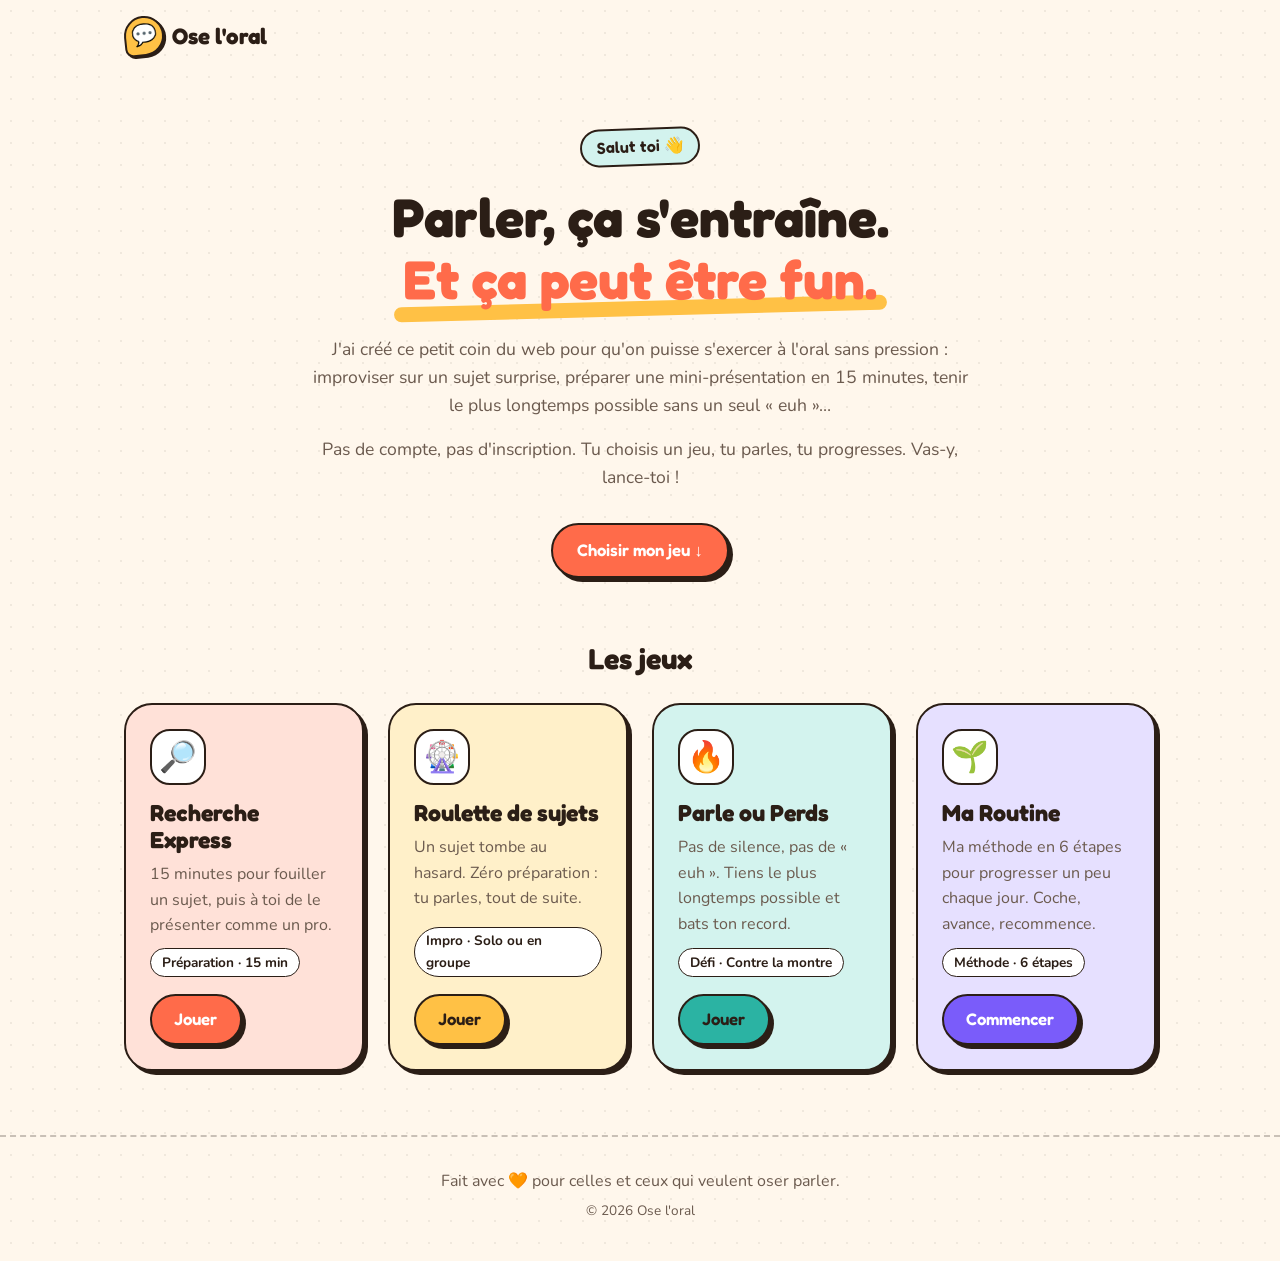
<file: index.html>
<!DOCTYPE html>
<html lang="fr">
<head>
  <meta charset="UTF-8">
  <meta name="viewport" content="width=device-width, initial-scale=1.0">
  <title>Ose l'oral — Des mini-jeux pour prendre la parole</title>
  <meta name="description" content="Des mini-jeux gratuits pour t'entraîner à parler : improviser, structurer, tenir sans filet. Sans compte, directement depuis ton téléphone.">
  <link rel="icon" href="assets/favicon.svg" type="image/svg+xml">

  <link rel="preconnect" href="https://fonts.googleapis.com">
  <link rel="preconnect" href="https://fonts.gstatic.com" crossorigin>
  <link href="https://fonts.googleapis.com/css2?family=Fredoka:wght@500;600;700&family=Nunito:wght@400;600;700&display=swap" rel="stylesheet">

  <link rel="stylesheet" href="css/style.css">
</head>
<body>

  <!-- En-tête : le nom "Ose l'oral" est un placeholder, à remplacer ici et dans <title> -->
  <header class="site-header">
    <a href="index.html" class="logo">
      <span class="logo-bubble" aria-hidden="true">💬</span>
      <span class="logo-text">Ose l'oral</span>
    </a>
  </header>

  <main>

    <!-- Présentation du concept -->
    <section class="hero">
      <p class="hero-kicker">Salut toi 👋</p>
      <h1 class="hero-title">
        Parler, ça s'entraîne.<br>
        <span class="highlight">Et ça peut être fun.</span>
      </h1>
      <p class="hero-text">
        J'ai créé ce petit coin du web pour qu'on puisse s'exercer à l'oral sans pression :
        improviser sur un sujet surprise, préparer une mini-présentation en 15 minutes,
        tenir le plus longtemps possible sans un seul « euh »…
      </p>
      <p class="hero-text">
        Pas de compte, pas d'inscription. Tu choisis un jeu, tu parles, tu progresses.
        Vas-y, lance-toi&nbsp;!
      </p>
      <a href="#jeux" class="btn btn-primary">Choisir mon jeu ↓</a>
    </section>

    <!-- Les 4 jeux -->
    <section id="jeux" class="games" aria-labelledby="games-title">
      <h2 id="games-title" class="section-title">Les jeux</h2>

      <div class="games-grid">

        <a href="recherche-express.html" class="game-card game-card--coral">
          <span class="game-icon" aria-hidden="true">🔎</span>
          <h3 class="game-name">Recherche Express</h3>
          <p class="game-pitch">15 minutes pour fouiller un sujet, puis à toi de le présenter comme un pro.</p>
          <span class="game-tag">Préparation · 15 min</span>
          <span class="btn btn-card">Jouer</span>
        </a>

        <a href="roulette.html" class="game-card game-card--sun">
          <span class="game-icon" aria-hidden="true">🎡</span>
          <h3 class="game-name">Roulette de sujets</h3>
          <p class="game-pitch">Un sujet tombe au hasard. Zéro préparation : tu parles, tout de suite.</p>
          <span class="game-tag">Impro · Solo ou en groupe</span>
          <span class="btn btn-card">Jouer</span>
        </a>

        <a href="parle-ou-perds.html" class="game-card game-card--teal">
          <span class="game-icon" aria-hidden="true">🔥</span>
          <h3 class="game-name">Parle ou Perds</h3>
          <p class="game-pitch">Pas de silence, pas de « euh ». Tiens le plus longtemps possible et bats ton record.</p>
          <span class="game-tag">Défi · Contre la montre</span>
          <span class="btn btn-card">Jouer</span>
        </a>

        <a href="ma-routine.html" class="game-card game-card--violet">
          <span class="game-icon" aria-hidden="true">🌱</span>
          <h3 class="game-name">Ma Routine</h3>
          <p class="game-pitch">Ma méthode en 6 étapes pour progresser un peu chaque jour. Coche, avance, recommence.</p>
          <span class="game-tag">Méthode · 6 étapes</span>
          <span class="btn btn-card">Commencer</span>
        </a>

      </div>
    </section>

  </main>

  <footer class="site-footer">
    <p>Fait avec 🧡 pour celles et ceux qui veulent oser parler.</p>
    <p class="footer-small">© <span id="year"></span> Ose l'oral</p>
  </footer>

  <script src="js/main.js"></script>
</body>
</html>
</file>
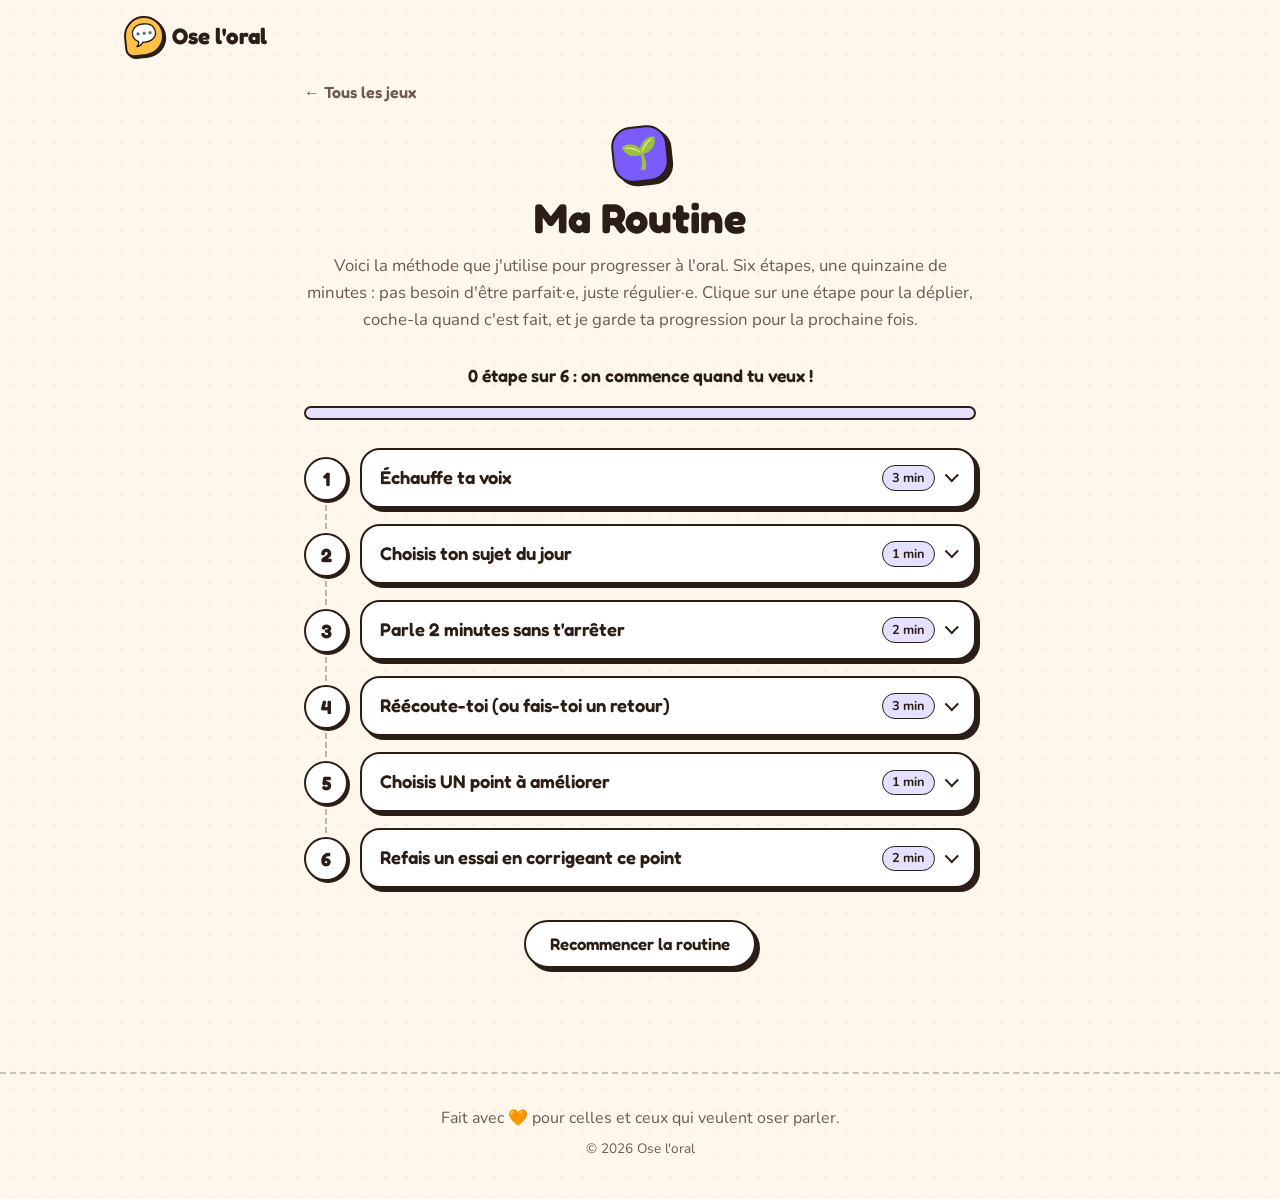
<file: ma-routine.html>
<!DOCTYPE html>
<html lang="fr">
<head>
  <meta charset="UTF-8">
  <meta name="viewport" content="width=device-width, initial-scale=1.0">
  <title>Ma Routine — Ose l'oral</title>
  <meta name="description" content="Ma méthode en 6 étapes pour progresser à l'oral un peu chaque jour : échauffement, sujet, 2 minutes de parole, réécoute, un point à améliorer, nouvel essai.">
  <link rel="icon" href="assets/favicon.svg" type="image/svg+xml">

  <link rel="preconnect" href="https://fonts.googleapis.com">
  <link rel="preconnect" href="https://fonts.gstatic.com" crossorigin>
  <link href="https://fonts.googleapis.com/css2?family=Fredoka:wght@500;600;700&family=Nunito:wght@400;600;700&display=swap" rel="stylesheet">

  <link rel="stylesheet" href="css/style.css">
</head>
<body>

  <header class="site-header">
    <a href="index.html" class="logo">
      <span class="logo-bubble" aria-hidden="true">💬</span>
      <span class="logo-text">Ose l'oral</span>
    </a>
  </header>

  <main class="game-page game-page--violet">

    <a href="index.html" class="back-link">← Tous les jeux</a>

    <div class="game-intro">
      <span class="game-icon" aria-hidden="true">🌱</span>
      <h1 class="game-title">Ma Routine</h1>
      <p class="game-lead">
        Voici la méthode que j'utilise pour progresser à l'oral. Six étapes, une quinzaine de minutes :
        pas besoin d'être parfait·e, juste régulier·e. Clique sur une étape pour la déplier,
        coche-la quand c'est fait, et je garde ta progression pour la prochaine fois.
      </p>
    </div>

    <!-- Progression -->
    <section class="routine-progress" aria-label="Ta progression">
      <p class="routine-progress-text" id="progress-text" aria-live="polite">0 étape sur 6</p>
      <div class="timer-bar" aria-hidden="true"><div class="timer-bar-fill" id="progress-bar"></div></div>
    </section>

    <!-- Les 6 étapes -->
    <ol class="steps">

      <li class="step" data-step="echauffement">
        <label class="step-check">
          <input type="checkbox" aria-label="Étape 1 faite : échauffement vocal">
          <span class="step-check-box" aria-hidden="true">1</span>
        </label>
        <details class="step-details">
          <summary>
            <span class="step-title">Échauffe ta voix</span>
            <span class="step-time">3 min</span>
          </summary>
          <div class="step-body">
            <p>
              On ne court pas un sprint sans s'étirer, et on ne parle pas bien avec une voix encore endormie.
              Trois minutes suffisent pour réveiller ton souffle et ta bouche.
            </p>
            <ul>
              <li><strong>Respiration :</strong> inspire 4 secondes par le nez en gonflant le ventre, bloque 4 secondes, souffle 6 secondes par la bouche. Trois fois.</li>
              <li><strong>Articulation :</strong> dis lentement puis de plus en plus vite « Un chasseur sachant chasser doit savoir chasser sans son chien ».</li>
              <li><strong>Mâchoire :</strong> exagère « A-E-I-O-U » en ouvrant grand la bouche, comme si tu parlais à quelqu'un de l'autre côté de la rue.</li>
            </ul>
          </div>
        </details>
      </li>

      <li class="step" data-step="sujet">
        <label class="step-check">
          <input type="checkbox" aria-label="Étape 2 faite : choisir un sujet du jour">
          <span class="step-check-box" aria-hidden="true">2</span>
        </label>
        <details class="step-details">
          <summary>
            <span class="step-title">Choisis ton sujet du jour</span>
            <span class="step-time">1 min</span>
          </summary>
          <div class="step-body">
            <p>
              Ne passe pas dix minutes à chercher le sujet parfait : c'est le meilleur moyen de ne jamais commencer.
              Laisse le hasard décider pour toi.
            </p>
            <ul>
              <li>Lance la <a href="roulette.html">Roulette de sujets</a> et garde le premier sujet qui tombe (ou le deuxième, je ne dirai rien 😉).</li>
              <li>Tu préfères un sujet perso ? Raconte ta journée d'hier, un film récent, une idée qui te trotte dans la tête.</li>
            </ul>
          </div>
        </details>
      </li>

      <li class="step" data-step="parler">
        <label class="step-check">
          <input type="checkbox" aria-label="Étape 3 faite : parler 2 minutes">
          <span class="step-check-box" aria-hidden="true">3</span>
        </label>
        <details class="step-details">
          <summary>
            <span class="step-title">Parle 2 minutes sans t'arrêter</span>
            <span class="step-time">2 min</span>
          </summary>
          <div class="step-body">
            <p>
              C'est le cœur de la routine. Deux minutes, c'est court… jusqu'au moment où tu dois les remplir.
              Le but n'est pas d'être brillant·e, c'est de ne pas lâcher.
            </p>
            <ul>
              <li><strong>Enregistre-toi</strong> avec le dictaphone de ton téléphone (ou filme-toi) : tu en auras besoin à l'étape suivante.</li>
              <li><strong>Une structure simple :</strong> une phrase d'accroche, deux idées avec un exemple chacune, une phrase de conclusion.</li>
              <li>Le chrono de 2 min de la <a href="roulette.html">Roulette</a> peut te servir de minuteur.</li>
            </ul>
          </div>
        </details>
      </li>

      <li class="step" data-step="reecouter">
        <label class="step-check">
          <input type="checkbox" aria-label="Étape 4 faite : se réécouter">
          <span class="step-check-box" aria-hidden="true">4</span>
        </label>
        <details class="step-details">
          <summary>
            <span class="step-title">Réécoute-toi (ou fais-toi un retour)</span>
            <span class="step-time">3 min</span>
          </summary>
          <div class="step-body">
            <p>
              Oui, entendre sa propre voix, c'est bizarre. Tout le monde le pense, ça passe vite.
              Écoute ton enregistrement en entier, sans te juger, comme si c'était celui d'un·e ami·e.
            </p>
            <ul>
              <li><strong>Le débit :</strong> trop rapide, trop lent, ou ça respire bien ?</li>
              <li><strong>Les tics :</strong> combien de « euh », « du coup », « en fait » ?</li>
              <li><strong>La clarté :</strong> quelqu'un qui ne connaît pas le sujet aurait-il compris ton idée principale ?</li>
              <li>Pas d'enregistrement ? Demande à quelqu'un qui t'a écouté·e : « Qu'est-ce que tu as retenu ? »</li>
            </ul>
          </div>
        </details>
      </li>

      <li class="step" data-step="ameliorer">
        <label class="step-check">
          <input type="checkbox" aria-label="Étape 5 faite : identifier un point à améliorer">
          <span class="step-check-box" aria-hidden="true">5</span>
        </label>
        <details class="step-details">
          <summary>
            <span class="step-title">Choisis UN point à améliorer</span>
            <span class="step-time">1 min</span>
          </summary>
          <div class="step-body">
            <p>
              Un seul, vraiment. Vouloir tout corriger d'un coup, c'est la garantie de ne rien corriger du tout.
              Note-le en une phrase qui commence par « La prochaine fois, je… ».
            </p>
            <ul>
              <li>« La prochaine fois, je ralentis sur ma première phrase. »</li>
              <li>« La prochaine fois, je remplace mes « euh » par un silence. »</li>
              <li>« La prochaine fois, je termine par une vraie conclusion au lieu de « voilà ». »</li>
            </ul>
          </div>
        </details>
      </li>

      <li class="step" data-step="reessayer">
        <label class="step-check">
          <input type="checkbox" aria-label="Étape 6 faite : refaire un essai">
          <span class="step-check-box" aria-hidden="true">6</span>
        </label>
        <details class="step-details">
          <summary>
            <span class="step-title">Refais un essai en corrigeant ce point</span>
            <span class="step-time">2 min</span>
          </summary>
          <div class="step-body">
            <p>
              Même sujet, deux minutes de nouveau, mais cette fois avec ton point d'amélioration en tête.
              C'est là que la magie opère : tu sens tout de suite la différence.
            </p>
            <ul>
              <li>Réécoute rapidement les deux versions l'une après l'autre : tu vas être surpris·e.</li>
              <li>Pas encore parfait ? Normal. Garde ce point pour demain, il finira par devenir un réflexe.</li>
              <li>Et surtout, félicite-toi : tu viens de faire ce que la plupart des gens n'osent pas faire 🎉</li>
            </ul>
          </div>
        </details>
      </li>

    </ol>

    <!-- Fin de routine -->
    <section class="result-card routine-complete" id="routine-complete" hidden>
      <p class="result-feedback">Routine bouclée ! 🎉</p>
      <p class="result-detail">
        Six étapes sur six, chapeau. Reviens demain pour une nouvelle session :
        c'est la régularité qui fait la différence, pas la perfection.
      </p>
    </section>

    <div class="game-actions">
      <button type="button" class="btn btn-ghost" id="reset-btn">Recommencer la routine</button>
    </div>

  </main>

  <footer class="site-footer">
    <p>Fait avec 🧡 pour celles et ceux qui veulent oser parler.</p>
    <p class="footer-small">© <span id="year"></span> Ose l'oral</p>
  </footer>

  <script src="js/main.js"></script>
  <script src="js/storage.js"></script>
  <script src="js/ma-routine.js"></script>
</body>
</html>
</file>
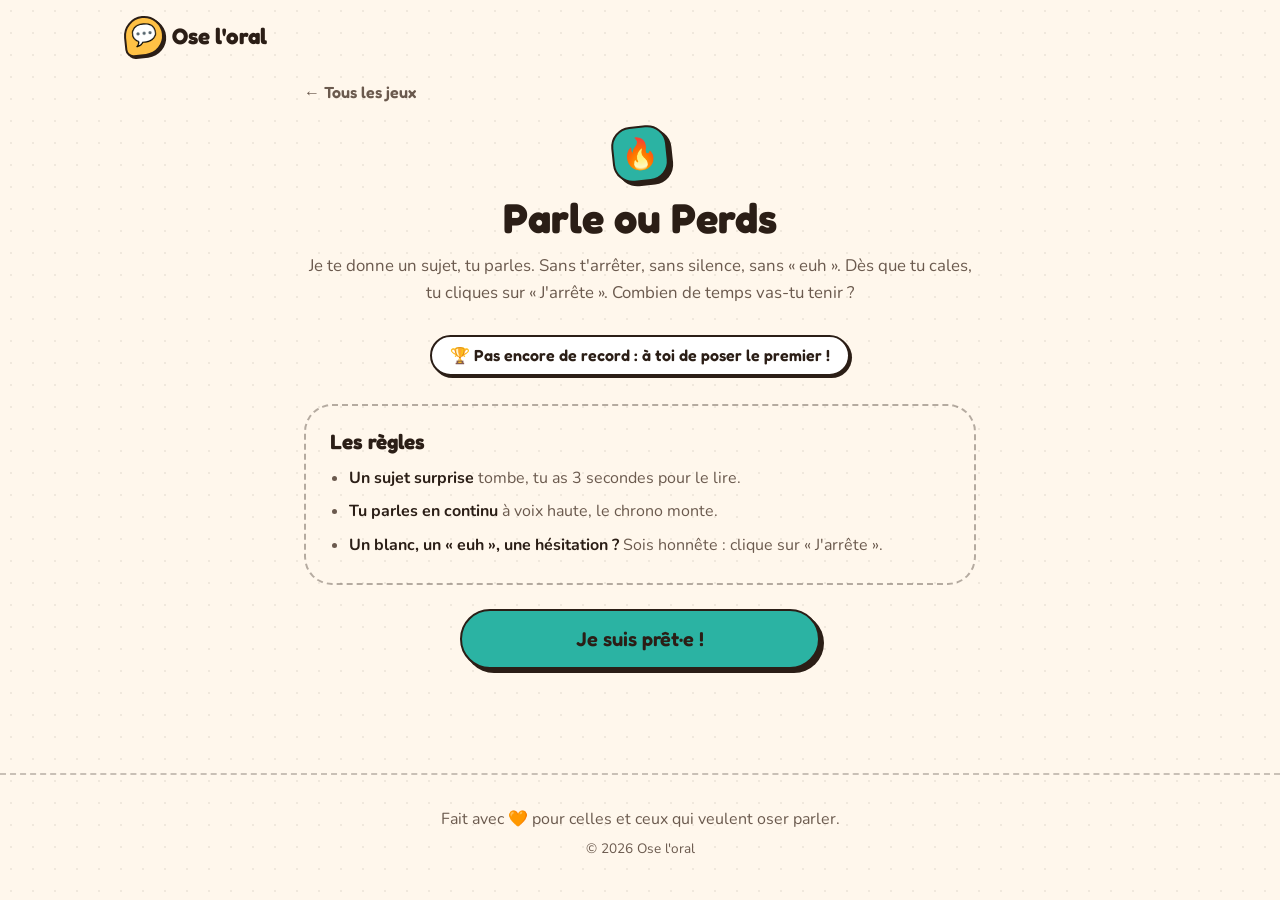
<file: parle-ou-perds.html>
<!DOCTYPE html>
<html lang="fr">
<head>
  <meta charset="UTF-8">
  <meta name="viewport" content="width=device-width, initial-scale=1.0">
  <title>Parle ou Perds — Ose l'oral</title>
  <meta name="description" content="Parle sans t'arrêter sur un sujet tiré au hasard. Pas de silence, pas de « euh » : tiens le plus longtemps possible et bats ton record.">
  <link rel="icon" href="assets/favicon.svg" type="image/svg+xml">

  <link rel="preconnect" href="https://fonts.googleapis.com">
  <link rel="preconnect" href="https://fonts.gstatic.com" crossorigin>
  <link href="https://fonts.googleapis.com/css2?family=Fredoka:wght@500;600;700&family=Nunito:wght@400;600;700&display=swap" rel="stylesheet">

  <link rel="stylesheet" href="css/style.css">
</head>
<body>

  <header class="site-header">
    <a href="index.html" class="logo">
      <span class="logo-bubble" aria-hidden="true">💬</span>
      <span class="logo-text">Ose l'oral</span>
    </a>
  </header>

  <main class="game-page game-page--teal">

    <a href="index.html" class="back-link">← Tous les jeux</a>

    <div class="game-intro">
      <span class="game-icon" aria-hidden="true">🔥</span>
      <h1 class="game-title">Parle ou Perds</h1>
      <p class="game-lead">
        Je te donne un sujet, tu parles. Sans t'arrêter, sans silence, sans « euh ».
        Dès que tu cales, tu cliques sur « J'arrête ». Combien de temps vas-tu tenir&nbsp;?
      </p>
    </div>

    <p class="record-banner" id="record-banner" aria-live="polite"></p>

    <!-- Écran 1 : avant de jouer -->
    <section class="game-screen" id="screen-ready">
      <div class="tips">
        <h2 class="tips-title">Les règles</h2>
        <ul class="tips-list">
          <li><strong>Un sujet surprise</strong> tombe, tu as 3 secondes pour le lire.</li>
          <li><strong>Tu parles en continu</strong> à voix haute, le chrono monte.</li>
          <li><strong>Un blanc, un « euh », une hésitation ?</strong> Sois honnête : clique sur « J'arrête ».</li>
        </ul>
      </div>
      <div class="game-actions">
        <button type="button" class="btn btn-game btn-big" id="ready-btn">Je suis prêt·e !</button>
      </div>
    </section>

    <!-- Écran 2 : en jeu -->
    <section class="game-screen" id="screen-play" hidden>
      <div class="topic-card" aria-label="Ton sujet">
        <span class="topic-category" id="topic-category"></span>
        <p class="topic-text" id="topic-text"></p>
      </div>

      <div class="stopwatch">
        <p class="stopwatch-display" id="stopwatch-display" role="timer" aria-live="off">0:00</p>
        <p class="stopwatch-hint" id="stopwatch-hint" aria-live="polite"></p>
      </div>

      <div class="game-actions">
        <button type="button" class="btn btn-stop btn-big" id="stop-btn" disabled>J'arrête</button>
      </div>
    </section>

    <!-- Écran 3 : résultat -->
    <section class="game-screen" id="screen-result" hidden>
      <div class="result-card" id="result-card">
        <p class="result-label">Tu as tenu</p>
        <p class="result-time" id="result-time">0:00</p>
        <p class="result-feedback" id="result-feedback"></p>
        <p class="result-detail" id="result-detail"></p>
      </div>

      <div class="game-actions game-actions--stack">
        <button type="button" class="btn btn-game btn-big" id="replay-btn">Rejouer avec un nouveau sujet</button>
        <button type="button" class="btn btn-ghost" id="retry-btn">Revanche sur le même sujet</button>
      </div>
    </section>

  </main>

  <footer class="site-footer">
    <p>Fait avec 🧡 pour celles et ceux qui veulent oser parler.</p>
    <p class="footer-small">© <span id="year"></span> Ose l'oral</p>
  </footer>

  <script src="js/main.js"></script>
  <script src="js/sujets.js"></script>
  <script src="js/timer.js"></script>
  <script src="js/storage.js"></script>
  <script src="js/parle-ou-perds.js"></script>
</body>
</html>
</file>
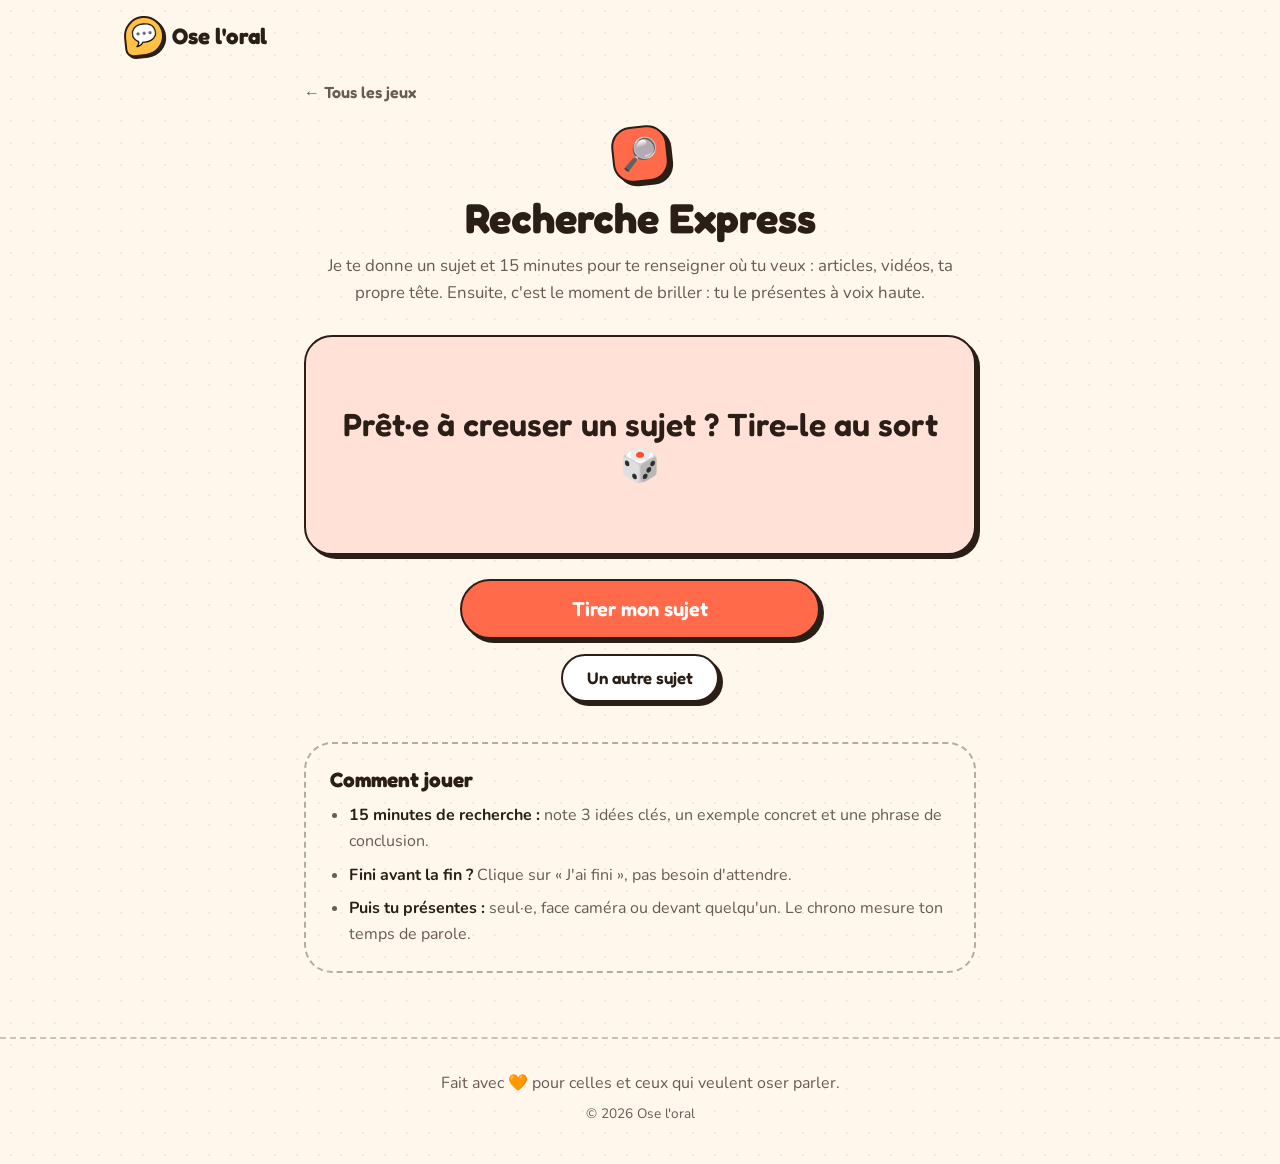
<file: recherche-express.html>
<!DOCTYPE html>
<html lang="fr">
<head>
  <meta charset="UTF-8">
  <meta name="viewport" content="width=device-width, initial-scale=1.0">
  <title>Recherche Express — Ose l'oral</title>
  <meta name="description" content="15 minutes pour fouiller un sujet tiré au hasard, puis à toi de le présenter à voix haute, chrono en main.">
  <link rel="icon" href="assets/favicon.svg" type="image/svg+xml">

  <link rel="preconnect" href="https://fonts.googleapis.com">
  <link rel="preconnect" href="https://fonts.gstatic.com" crossorigin>
  <link href="https://fonts.googleapis.com/css2?family=Fredoka:wght@500;600;700&family=Nunito:wght@400;600;700&display=swap" rel="stylesheet">

  <link rel="stylesheet" href="css/style.css">
</head>
<body>

  <header class="site-header">
    <a href="index.html" class="logo">
      <span class="logo-bubble" aria-hidden="true">💬</span>
      <span class="logo-text">Ose l'oral</span>
    </a>
  </header>

  <main class="game-page game-page--coral">

    <a href="index.html" class="back-link">← Tous les jeux</a>

    <div class="game-intro">
      <span class="game-icon" aria-hidden="true">🔎</span>
      <h1 class="game-title">Recherche Express</h1>
      <p class="game-lead">
        Je te donne un sujet et 15 minutes pour te renseigner où tu veux : articles, vidéos, ta propre tête.
        Ensuite, c'est le moment de briller : tu le présentes à voix haute.
      </p>
    </div>

    <!-- Écran 1 : tirage du sujet -->
    <section class="game-screen" id="screen-draw">
      <div class="topic-card" aria-label="Ton sujet">
        <span class="topic-category" id="draw-category" hidden></span>
        <p class="topic-text" id="draw-text" aria-live="polite">
          Prêt·e à creuser un sujet ? Tire-le au sort 🎲
        </p>
      </div>

      <div class="game-actions game-actions--stack">
        <button type="button" class="btn btn-game btn-big" id="draw-btn">Tirer mon sujet</button>
        <button type="button" class="btn btn-ghost" id="redraw-btn" hidden>Un autre sujet</button>
      </div>

      <div class="tips">
        <h2 class="tips-title">Comment jouer</h2>
        <ul class="tips-list">
          <li><strong>15 minutes de recherche :</strong> note 3 idées clés, un exemple concret et une phrase de conclusion.</li>
          <li><strong>Fini avant la fin ?</strong> Clique sur « J'ai fini », pas besoin d'attendre.</li>
          <li><strong>Puis tu présentes :</strong> seul·e, face caméra ou devant quelqu'un. Le chrono mesure ton temps de parole.</li>
        </ul>
      </div>
    </section>

    <!-- Écran 2 : phase recherche (compte à rebours) -->
    <section class="game-screen" id="screen-research" hidden>
      <p class="phase-badge">Étape 1 · Recherche</p>

      <div class="topic-card" aria-label="Ton sujet">
        <span class="topic-category" id="research-category"></span>
        <p class="topic-text" id="research-text"></p>
      </div>

      <div class="timer-panel timer">
        <p class="timer-display" id="research-display" role="timer" aria-live="off">15:00</p>
        <div class="timer-bar" aria-hidden="true"><div class="timer-bar-fill" id="research-bar"></div></div>
        <p class="timer-message" id="research-message" aria-live="polite">Fouille, note, prépare. Je garde l'œil sur l'heure ⏳</p>
        <div class="timer-controls">
          <button type="button" class="btn btn-ghost" id="pause-btn">Pause</button>
          <button type="button" class="btn btn-game" id="done-btn">J'ai fini →</button>
        </div>
      </div>
    </section>

    <!-- Écran 3 : phase présentation (chrono qui monte) -->
    <section class="game-screen" id="screen-present" hidden>
      <p class="phase-badge">Étape 2 · Présentation</p>
      <p class="timer-message" id="present-message" aria-live="polite"></p>

      <div class="topic-card topic-card--big" aria-label="Ton sujet">
        <span class="topic-category" id="present-category"></span>
        <p class="topic-text" id="present-text"></p>
      </div>

      <div class="stopwatch">
        <p class="stopwatch-display" id="present-display" role="timer" aria-live="off">0:00</p>
        <p class="stopwatch-hint">À toi la parole 🎤</p>
      </div>

      <div class="game-actions">
        <button type="button" class="btn btn-game btn-big" id="finish-btn">Terminer</button>
      </div>
    </section>

    <!-- Écran 4 : récap -->
    <section class="game-screen" id="screen-end" hidden>
      <div class="result-card" id="result-card">
        <p class="result-feedback">Bravo, c'est dans la boîte ! 🎉</p>
        <p class="result-label">Ton sujet</p>
        <p class="result-topic" id="end-topic"></p>
        <dl class="recap">
          <div class="recap-item">
            <dt>Recherche</dt>
            <dd id="end-research">0:00</dd>
          </div>
          <div class="recap-item">
            <dt>Présentation</dt>
            <dd id="end-present">0:00</dd>
          </div>
        </dl>
        <p class="result-detail" id="end-detail"></p>
      </div>

      <div class="game-actions game-actions--stack">
        <button type="button" class="btn btn-game btn-big" id="replay-btn">Rejouer avec un nouveau sujet</button>
      </div>
    </section>

  </main>

  <footer class="site-footer">
    <p>Fait avec 🧡 pour celles et ceux qui veulent oser parler.</p>
    <p class="footer-small">© <span id="year"></span> Ose l'oral</p>
  </footer>

  <script src="js/main.js"></script>
  <script src="js/sujets.js"></script>
  <script src="js/timer.js"></script>
  <script src="js/recherche-express.js"></script>
</body>
</html>
</file>
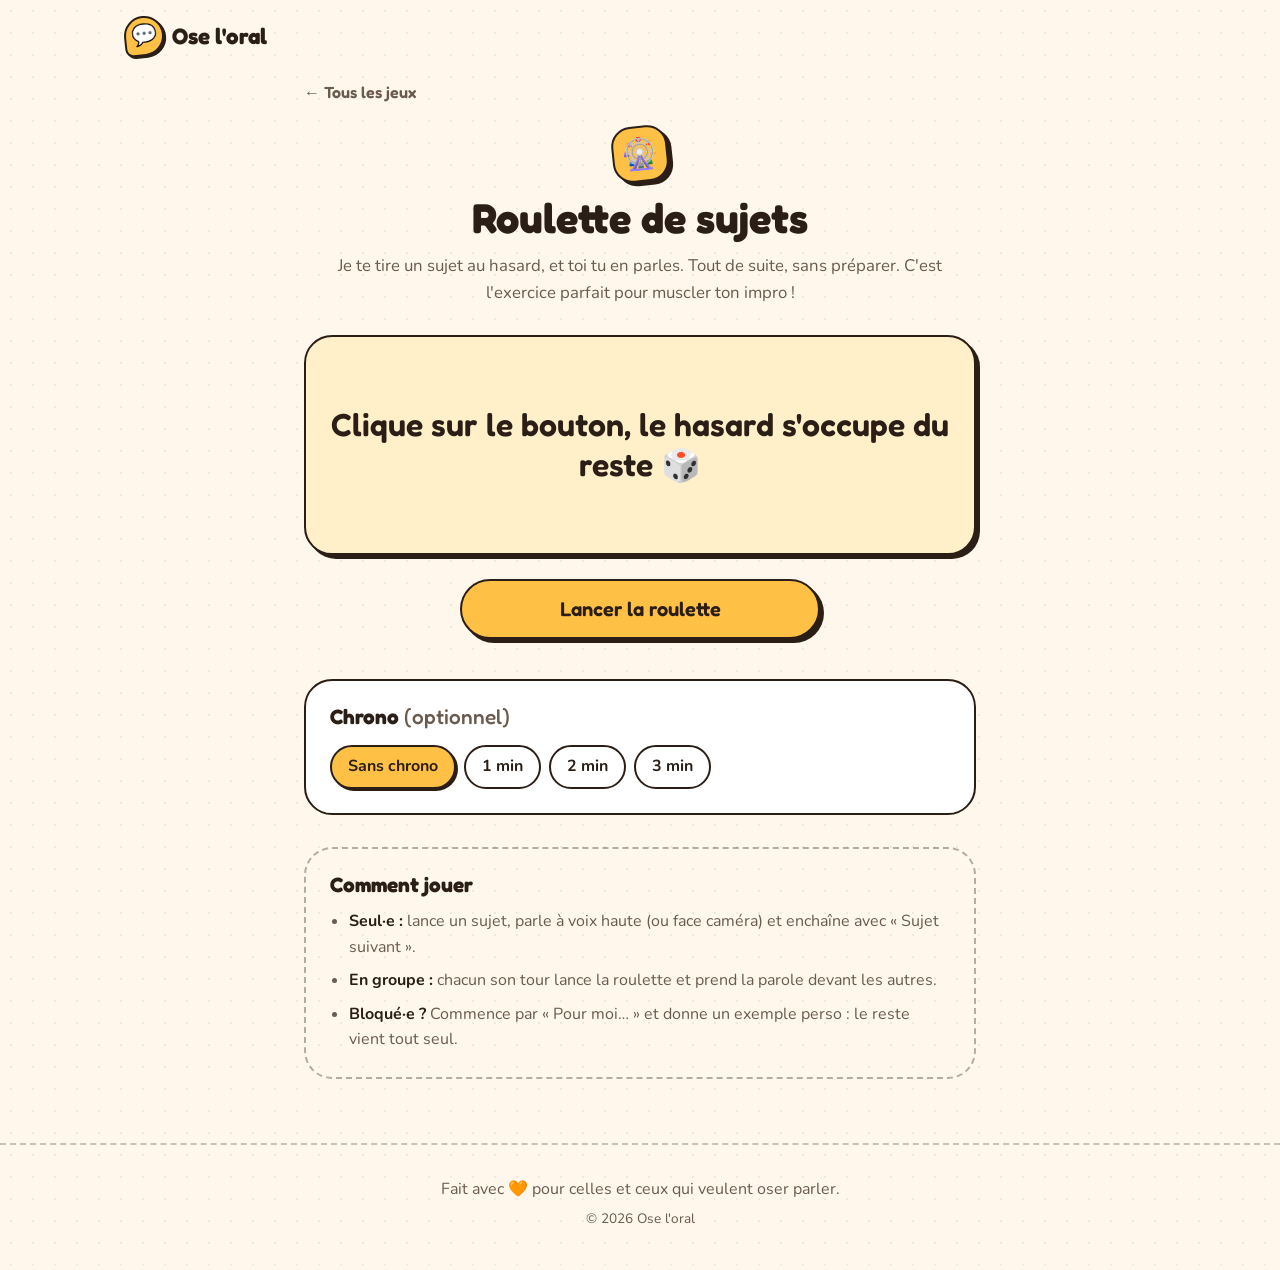
<file: roulette.html>
<!DOCTYPE html>
<html lang="fr">
<head>
  <meta charset="UTF-8">
  <meta name="viewport" content="width=device-width, initial-scale=1.0">
  <title>Roulette de sujets — Ose l'oral</title>
  <meta name="description" content="Un sujet tiré au hasard, zéro préparation : parle tout de suite. Avec un chrono optionnel de 1 à 3 minutes.">
  <link rel="icon" href="assets/favicon.svg" type="image/svg+xml">

  <link rel="preconnect" href="https://fonts.googleapis.com">
  <link rel="preconnect" href="https://fonts.gstatic.com" crossorigin>
  <link href="https://fonts.googleapis.com/css2?family=Fredoka:wght@500;600;700&family=Nunito:wght@400;600;700&display=swap" rel="stylesheet">

  <link rel="stylesheet" href="css/style.css">
</head>
<body>

  <header class="site-header">
    <a href="index.html" class="logo">
      <span class="logo-bubble" aria-hidden="true">💬</span>
      <span class="logo-text">Ose l'oral</span>
    </a>
  </header>

  <main class="game-page game-page--sun">

    <a href="index.html" class="back-link">← Tous les jeux</a>

    <div class="game-intro">
      <span class="game-icon" aria-hidden="true">🎡</span>
      <h1 class="game-title">Roulette de sujets</h1>
      <p class="game-lead">
        Je te tire un sujet au hasard, et toi tu en parles. Tout de suite, sans préparer.
        C'est l'exercice parfait pour muscler ton impro !
      </p>
    </div>

    <!-- Sujet tiré -->
    <section class="topic-card" aria-label="Sujet tiré">
      <span class="topic-category" id="topic-category" hidden></span>
      <p class="topic-text" id="topic-text" aria-live="polite">
        Clique sur le bouton, le hasard s'occupe du reste 🎲
      </p>
    </section>

    <div class="game-actions">
      <button type="button" class="btn btn-game btn-big" id="spin-btn">Lancer la roulette</button>
    </div>

    <!-- Chrono optionnel -->
    <section class="timer-panel" aria-labelledby="timer-title">
      <h2 class="timer-title" id="timer-title">Chrono <span class="muted">(optionnel)</span></h2>

      <div class="chip-group" role="radiogroup" aria-label="Durée du chrono">
        <label class="chip"><input type="radio" name="duration" value="0" checked><span>Sans chrono</span></label>
        <label class="chip"><input type="radio" name="duration" value="60"><span>1 min</span></label>
        <label class="chip"><input type="radio" name="duration" value="120"><span>2 min</span></label>
        <label class="chip"><input type="radio" name="duration" value="180"><span>3 min</span></label>
      </div>

      <div class="timer" id="timer" hidden>
        <p class="timer-display" id="timer-display" role="timer" aria-live="off">1:00</p>
        <div class="timer-bar" aria-hidden="true"><div class="timer-bar-fill" id="timer-bar-fill"></div></div>
        <p class="timer-message" id="timer-message" aria-live="polite"></p>
        <div class="timer-controls">
          <button type="button" class="btn btn-game" id="timer-start">C'est parti !</button>
          <button type="button" class="btn btn-ghost" id="timer-reset">Recommencer</button>
        </div>
      </div>
    </section>

    <!-- Conseils -->
    <section class="tips">
      <h2 class="tips-title">Comment jouer</h2>
      <ul class="tips-list">
        <li><strong>Seul·e :</strong> lance un sujet, parle à voix haute (ou face caméra) et enchaîne avec « Sujet suivant ».</li>
        <li><strong>En groupe :</strong> chacun son tour lance la roulette et prend la parole devant les autres.</li>
        <li><strong>Bloqué·e ?</strong> Commence par « Pour moi… » et donne un exemple perso : le reste vient tout seul.</li>
      </ul>
    </section>

  </main>

  <footer class="site-footer">
    <p>Fait avec 🧡 pour celles et ceux qui veulent oser parler.</p>
    <p class="footer-small">© <span id="year"></span> Ose l'oral</p>
  </footer>

  <script src="js/main.js"></script>
  <script src="js/sujets.js"></script>
  <script src="js/timer.js"></script>
  <script src="js/roulette.js"></script>
</body>
</html>
</file>
<file: css/style.css>
/* ==========================================================================
   Ose l'oral — feuille de style principale
   Identité placeholder : toutes les couleurs et polices sont dans :root,
   il suffit de les modifier ici pour changer l'ambiance du site.
   ========================================================================== */

:root {
  /* Couleurs de base */
  --color-bg: #fff7ec;          /* crème chaud */
  --color-surface: #ffffff;
  --color-ink: #2b1e16;         /* brun très foncé, plus doux que le noir */
  --color-ink-soft: #6b5a4e;
  --color-border: #2b1e16;

  /* Couleurs ludiques (une par jeu) */
  --color-coral: #ff6b4a;
  --color-coral-light: #ffe1d8;
  --color-sun: #ffc145;
  --color-sun-light: #fff0c9;
  --color-teal: #2bb3a3;
  --color-teal-light: #d3f3ee;
  --color-violet: #7a5cfa;
  --color-violet-light: #e6e0ff;

  --color-primary: var(--color-coral);

  /* Typographie */
  --font-display: "Fredoka", "Trebuchet MS", sans-serif;
  --font-body: "Nunito", system-ui, -apple-system, "Segoe UI", sans-serif;

  /* Formes & ombres "cartoon" */
  --radius-sm: 12px;
  --radius-md: 20px;
  --radius-lg: 28px;
  --border-width: 2.5px;
  --shadow-pop: 4px 4px 0 var(--color-border);
  --shadow-pop-hover: 7px 7px 0 var(--color-border);

  /* Espacements */
  --gutter: 1rem;
  --max-width: 1080px;
}

/* --------------------------------------------------------------------------
   Reset léger
   -------------------------------------------------------------------------- */

*,
*::before,
*::after {
  box-sizing: border-box;
}

html {
  scroll-behavior: smooth;
}

body {
  margin: 0;
  font-family: var(--font-body);
  font-size: 1rem;
  line-height: 1.6;
  color: var(--color-ink);
  background-color: var(--color-bg);
  /* petits pois discrets pour un fond vivant */
  background-image: radial-gradient(rgba(43, 30, 22, 0.07) 1.5px, transparent 1.5px);
  background-size: 22px 22px;
  -webkit-font-smoothing: antialiased;
}

h1, h2, h3 {
  font-family: var(--font-display);
  line-height: 1.15;
  margin: 0;
}

p {
  margin: 0;
}

a {
  color: inherit;
}

img {
  max-width: 100%;
  display: block;
}

:focus-visible {
  outline: 3px solid var(--color-violet);
  outline-offset: 3px;
}

/* --------------------------------------------------------------------------
   Boutons
   -------------------------------------------------------------------------- */

.btn {
  display: inline-block;
  font-family: var(--font-display);
  font-weight: 600;
  font-size: 1.05rem;
  text-decoration: none;
  padding: 0.75rem 1.5rem;
  border: var(--border-width) solid var(--color-border);
  border-radius: 999px;
  box-shadow: var(--shadow-pop);
  cursor: pointer;
  transition: transform 0.15s ease, box-shadow 0.15s ease;
}

.btn:hover {
  transform: translate(-2px, -2px);
  box-shadow: var(--shadow-pop-hover);
}

.btn:active {
  transform: translate(2px, 2px);
  box-shadow: 1px 1px 0 var(--color-border);
}

.btn-primary {
  background: var(--color-primary);
  color: #fff;
}

/* --------------------------------------------------------------------------
   En-tête
   -------------------------------------------------------------------------- */

.site-header {
  max-width: var(--max-width);
  margin: 0 auto;
  padding: 1rem var(--gutter);
}

.logo {
  display: inline-flex;
  align-items: center;
  gap: 0.5rem;
  text-decoration: none;
}

.logo-bubble {
  display: grid;
  place-items: center;
  width: 2.5rem;
  height: 2.5rem;
  font-size: 1.3rem;
  background: var(--color-sun);
  border: var(--border-width) solid var(--color-border);
  border-radius: 50% 50% 50% 8px;
  box-shadow: 2px 2px 0 var(--color-border);
  transform: rotate(-6deg);
}

.logo-text {
  font-family: var(--font-display);
  font-weight: 700;
  font-size: 1.4rem;
}

/* --------------------------------------------------------------------------
   Hero (présentation du concept)
   -------------------------------------------------------------------------- */

.hero {
  max-width: 720px;
  margin: 0 auto;
  padding: 2rem var(--gutter) 3rem;
  text-align: center;
}

.hero-kicker {
  display: inline-block;
  font-family: var(--font-display);
  font-weight: 600;
  background: var(--color-teal-light);
  border: 2px solid var(--color-border);
  border-radius: 999px;
  padding: 0.25rem 0.9rem;
  margin-bottom: 1.25rem;
  transform: rotate(-2deg);
}

.hero-title {
  font-size: clamp(2rem, 8vw, 3.4rem);
  font-weight: 700;
  margin-bottom: 1.5rem;
}

.highlight {
  position: relative;
  isolation: isolate;
  color: var(--color-coral);
  white-space: nowrap;
}

/* petit soulignement "feutre" */
.highlight::after {
  content: "";
  position: absolute;
  left: -2%;
  right: -2%;
  bottom: -0.08em;
  height: 0.28em;
  background: var(--color-sun);
  border-radius: 999px;
  z-index: -1;
  transform: rotate(-1.5deg);
}

.hero-text {
  font-size: 1.1rem;
  color: var(--color-ink-soft);
  margin-bottom: 1rem;
}

.hero .btn {
  margin-top: 1rem;
}

/* --------------------------------------------------------------------------
   Grille des jeux
   -------------------------------------------------------------------------- */

.games {
  max-width: var(--max-width);
  margin: 0 auto;
  padding: 1rem var(--gutter) 4rem;
}

.section-title {
  font-size: 1.8rem;
  text-align: center;
  margin-bottom: 1.75rem;
}

.games-grid {
  display: grid;
  grid-template-columns: 1fr;
  gap: 1.25rem;
}

.game-card {
  --card-accent: var(--color-coral);
  --card-bg: var(--color-coral-light);

  display: flex;
  flex-direction: column;
  align-items: flex-start;
  gap: 0.6rem;
  padding: 1.5rem;
  text-decoration: none;
  background: var(--card-bg);
  border: var(--border-width) solid var(--color-border);
  border-radius: var(--radius-lg);
  box-shadow: var(--shadow-pop);
  transition: transform 0.2s ease, box-shadow 0.2s ease;
}

.game-card:hover,
.game-card:focus-visible {
  transform: translate(-3px, -3px) rotate(-0.6deg);
  box-shadow: var(--shadow-pop-hover);
}

.game-card:hover .game-icon {
  transform: rotate(-10deg) scale(1.1);
}

.game-card--coral  { --card-accent: var(--color-coral);  --card-bg: var(--color-coral-light); }
.game-card--sun    { --card-accent: var(--color-sun);    --card-bg: var(--color-sun-light); }
.game-card--teal   { --card-accent: var(--color-teal);   --card-bg: var(--color-teal-light); }
.game-card--violet { --card-accent: var(--color-violet); --card-bg: var(--color-violet-light); }

.game-icon {
  display: grid;
  place-items: center;
  width: 3.5rem;
  height: 3.5rem;
  font-size: 1.9rem;
  background: var(--color-surface);
  border: var(--border-width) solid var(--color-border);
  border-radius: var(--radius-md);
  transition: transform 0.2s ease;
}

.game-name {
  font-size: 1.45rem;
  font-weight: 700;
  margin-top: 0.25rem;
}

.game-pitch {
  color: var(--color-ink-soft);
  flex-grow: 1;
}

.game-tag {
  font-size: 0.85rem;
  font-weight: 700;
  color: var(--color-ink);
  background: var(--color-surface);
  border: 1.5px solid var(--color-border);
  border-radius: 999px;
  padding: 0.15rem 0.7rem;
}

.btn-card {
  margin-top: 0.5rem;
  background: var(--card-accent);
  color: var(--color-ink);
  padding: 0.6rem 1.4rem;
}

.game-card--coral .btn-card,
.game-card--violet .btn-card {
  color: #fff;
}

/* --------------------------------------------------------------------------
   Pages de jeu (structure commune)
   Chaque page choisit sa couleur avec une classe game-page--coral/sun/teal/violet
   -------------------------------------------------------------------------- */

.game-page {
  --game-accent: var(--color-coral);
  --game-bg: var(--color-coral-light);
  --game-on-accent: #fff;

  max-width: 720px;
  margin: 0 auto;
  padding: 0.5rem var(--gutter) 4rem;
}

.game-page--coral  { --game-accent: var(--color-coral);  --game-bg: var(--color-coral-light);  --game-on-accent: #fff; }
.game-page--sun    { --game-accent: var(--color-sun);    --game-bg: var(--color-sun-light);    --game-on-accent: var(--color-ink); }
.game-page--teal   { --game-accent: var(--color-teal);   --game-bg: var(--color-teal-light);   --game-on-accent: var(--color-ink); }
.game-page--violet { --game-accent: var(--color-violet); --game-bg: var(--color-violet-light); --game-on-accent: #fff; }

.back-link {
  display: inline-block;
  font-family: var(--font-display);
  font-weight: 600;
  text-decoration: none;
  color: var(--color-ink-soft);
  margin-bottom: 1.25rem;
}

.back-link:hover {
  color: var(--color-ink);
}

.game-intro {
  text-align: center;
  margin-bottom: 1.75rem;
}

.game-intro .game-icon {
  margin: 0 auto 0.75rem;
  background: var(--game-accent);
  box-shadow: var(--shadow-pop);
  transform: rotate(-6deg);
}

.game-title {
  font-size: clamp(1.9rem, 7vw, 2.6rem);
  margin-bottom: 0.75rem;
}

.game-lead {
  font-size: 1.05rem;
  color: var(--color-ink-soft);
}

.muted {
  color: var(--color-ink-soft);
  font-weight: 500;
}

.btn-game {
  background: var(--game-accent);
  color: var(--game-on-accent);
}

.btn-ghost {
  background: var(--color-surface);
  color: var(--color-ink);
}

.btn-big {
  font-size: 1.25rem;
  padding: 1rem 2rem;
  width: 100%;
  max-width: 360px;
}

.btn:disabled {
  opacity: 0.6;
  cursor: wait;
  transform: none;
  box-shadow: var(--shadow-pop);
}

.game-actions {
  display: flex;
  justify-content: center;
  margin: 1.5rem 0 2.5rem;
}

/* Carte du sujet tiré */

.topic-card {
  display: flex;
  flex-direction: column;
  align-items: center;
  justify-content: center;
  gap: 0.9rem;
  min-height: 220px;
  padding: 2rem 1.5rem;
  text-align: center;
  background: var(--game-bg);
  border: var(--border-width) solid var(--color-border);
  border-radius: var(--radius-lg);
  box-shadow: var(--shadow-pop);
}

.topic-category {
  font-size: 0.9rem;
  font-weight: 700;
  background: var(--color-surface);
  border: 1.5px solid var(--color-border);
  border-radius: 999px;
  padding: 0.2rem 0.8rem;
}

.topic-text {
  font-family: var(--font-display);
  font-weight: 600;
  font-size: clamp(1.4rem, 5.5vw, 2rem);
  line-height: 1.25;
}

.topic-card.is-spinning .topic-text,
.topic-card.is-spinning .topic-category {
  opacity: 0.55;
  filter: blur(0.5px);
}

.topic-card.is-landed {
  animation: topic-pop 0.45s ease;
}

@keyframes topic-pop {
  0%   { transform: scale(0.96) rotate(0); }
  50%  { transform: scale(1.03) rotate(-1deg); }
  100% { transform: scale(1) rotate(0); }
}

/* Chrono */

.timer-panel {
  padding: 1.5rem;
  background: var(--color-surface);
  border: var(--border-width) solid var(--color-border);
  border-radius: var(--radius-lg);
  margin-bottom: 2rem;
}

.timer-title {
  font-size: 1.3rem;
  margin-bottom: 1rem;
}

.chip-group {
  display: flex;
  flex-wrap: wrap;
  gap: 0.5rem;
}

.chip input {
  position: absolute;
  opacity: 0;
  pointer-events: none;
}

.chip span {
  display: inline-block;
  font-weight: 700;
  padding: 0.45rem 1rem;
  border: 2px solid var(--color-border);
  border-radius: 999px;
  cursor: pointer;
  transition: background 0.15s ease, transform 0.15s ease;
}

.chip span:hover {
  transform: translateY(-1px);
}

.chip input:checked + span {
  background: var(--game-accent);
  color: var(--game-on-accent);
  box-shadow: 2px 2px 0 var(--color-border);
}

.chip input:focus-visible + span {
  outline: 3px solid var(--color-violet);
  outline-offset: 2px;
}

.timer {
  margin-top: 1.5rem;
  text-align: center;
}

.timer-display {
  font-family: var(--font-display);
  font-weight: 700;
  font-size: clamp(3rem, 16vw, 4.5rem);
  line-height: 1;
  font-variant-numeric: tabular-nums;
}

.timer-bar {
  height: 14px;
  margin: 1rem 0;
  background: var(--game-bg);
  border: 2px solid var(--color-border);
  border-radius: 999px;
  overflow: hidden;
}

.timer-bar-fill {
  width: 0;
  height: 100%;
  background: var(--game-accent);
  transition: width 0.2s linear;
}

.timer-message {
  min-height: 1.6em;
  font-weight: 700;
  margin-bottom: 0.75rem;
}

.timer.is-done .timer-display {
  color: var(--color-coral);
  animation: topic-pop 0.45s ease;
}

.timer-controls {
  display: flex;
  flex-wrap: wrap;
  justify-content: center;
  gap: 0.75rem;
}

/* Conseils */

.tips {
  padding: 1.5rem;
  border: var(--border-width) dashed rgba(43, 30, 22, 0.35);
  border-radius: var(--radius-lg);
}

.tips-title {
  font-size: 1.3rem;
  margin-bottom: 0.75rem;
}

.tips-list {
  margin: 0;
  padding-left: 1.2rem;
  color: var(--color-ink-soft);
}

.tips-list li + li {
  margin-top: 0.5rem;
}

.tips-list strong {
  color: var(--color-ink);
}

/* Boutons empilés (écran de résultat) */

.game-actions--stack {
  flex-direction: column;
  align-items: center;
  gap: 0.9rem;
}

/* Bandeau du record */

.record-banner {
  width: fit-content;
  margin: 0 auto 1.75rem;
  font-family: var(--font-display);
  font-weight: 600;
  background: var(--color-surface);
  border: 2px solid var(--color-border);
  border-radius: 999px;
  padding: 0.35rem 1.1rem;
  box-shadow: 2px 2px 0 var(--color-border);
  text-align: center;
}

/* Chrono qui monte (Parle ou Perds) */

.stopwatch {
  text-align: center;
  margin-top: 2rem;
}

.stopwatch-display {
  font-family: var(--font-display);
  font-weight: 700;
  font-size: clamp(4rem, 22vw, 6.5rem);
  line-height: 1;
  font-variant-numeric: tabular-nums;
}

.stopwatch-display.is-countdown {
  color: var(--game-accent);
  -webkit-text-stroke: 2px var(--color-border);
}

.stopwatch-display.is-pulse {
  animation: countdown-pulse 0.6s ease;
}

.stopwatch-display.is-record {
  color: var(--color-coral);
}

@keyframes countdown-pulse {
  0%   { transform: scale(1.5); opacity: 0; }
  60%  { transform: scale(0.95); opacity: 1; }
  100% { transform: scale(1); }
}

.stopwatch-hint {
  min-height: 1.6em;
  margin-top: 0.75rem;
  font-weight: 700;
  color: var(--color-ink-soft);
}

.btn-stop {
  background: var(--color-coral);
  color: #fff;
  font-size: 1.5rem;
  padding: 1.1rem 2rem;
}

/* Carte de résultat */

.result-card {
  text-align: center;
  padding: 2rem 1.5rem;
  background: var(--game-bg);
  border: var(--border-width) solid var(--color-border);
  border-radius: var(--radius-lg);
  box-shadow: var(--shadow-pop);
}

.result-card.is-landed {
  animation: topic-pop 0.45s ease;
}

.result-card.is-record {
  background: var(--color-sun-light);
}

.result-label {
  font-weight: 700;
  color: var(--color-ink-soft);
}

.result-time {
  font-family: var(--font-display);
  font-weight: 700;
  font-size: clamp(3.5rem, 18vw, 5.5rem);
  line-height: 1.1;
  font-variant-numeric: tabular-nums;
}

.result-feedback {
  font-family: var(--font-display);
  font-weight: 700;
  font-size: 1.6rem;
  margin-top: 0.75rem;
}

.result-detail {
  margin-top: 0.5rem;
  color: var(--color-ink-soft);
}

/* Recherche Express : étapes, grand sujet, récap */

.phase-badge {
  width: fit-content;
  margin: 0 auto 1rem;
  font-family: var(--font-display);
  font-weight: 600;
  font-size: 0.95rem;
  color: var(--game-on-accent);
  background: var(--game-accent);
  border: 2px solid var(--color-border);
  border-radius: 999px;
  padding: 0.25rem 1rem;
  transform: rotate(-2deg);
}

.game-screen > .topic-card + .timer-panel {
  margin-top: 1.5rem;
}

#screen-present > .timer-message {
  text-align: center;
}

.topic-card--big {
  min-height: 280px;
}

.topic-card--big .topic-text {
  font-size: clamp(1.8rem, 8vw, 2.8rem);
}

.result-topic {
  font-family: var(--font-display);
  font-weight: 600;
  font-size: 1.3rem;
  line-height: 1.3;
  margin: 0.25rem 0 1.25rem;
}

.recap {
  display: flex;
  justify-content: center;
  gap: 1rem;
  margin: 0 0 1rem;
}

.recap-item {
  flex: 1;
  max-width: 180px;
  padding: 0.75rem;
  background: var(--color-surface);
  border: 2px solid var(--color-border);
  border-radius: var(--radius-md);
}

.recap dt {
  font-size: 0.85rem;
  font-weight: 700;
  color: var(--color-ink-soft);
}

.recap dd {
  margin: 0;
  font-family: var(--font-display);
  font-weight: 700;
  font-size: 2rem;
  font-variant-numeric: tabular-nums;
}

/* Ma Routine : progression + checklist dépliable */

.routine-progress {
  margin-bottom: 1.75rem;
  text-align: center;
}

.routine-progress-text {
  font-family: var(--font-display);
  font-weight: 600;
  font-size: 1.1rem;
}

.steps {
  list-style: none;
  margin: 0 0 2rem;
  padding: 0;
  display: flex;
  flex-direction: column;
  gap: 1rem;
}

.step {
  position: relative;
  display: flex;
  align-items: flex-start;
  gap: 0.75rem;
}

/* la ligne pointillée qui relie les pastilles, façon parcours :
   elle part sous la pastille et descend jusqu'à celle de l'étape suivante */
.step:not(:last-child)::before {
  content: "";
  position: absolute;
  left: calc(2.75rem / 2 - 1px);
  top: calc(0.55rem + 2.75rem + 4px);
  bottom: calc(-1rem - 0.55rem + 4px);
  border-left: var(--border-width) dashed rgba(43, 30, 22, 0.3);
}

.step-check {
  position: relative;
  flex-shrink: 0;
  margin-top: 0.55rem;
  cursor: pointer;
}

.step-check input {
  position: absolute;
  opacity: 0;
  width: 100%;
  height: 100%;
  margin: 0;
  cursor: pointer;
}

.step-check-box {
  display: grid;
  place-items: center;
  width: 2.75rem;
  height: 2.75rem;
  font-family: var(--font-display);
  font-weight: 700;
  font-size: 1.2rem;
  background: var(--color-surface);
  border: var(--border-width) solid var(--color-border);
  border-radius: 50%;
  box-shadow: 2px 2px 0 var(--color-border);
  transition: background 0.15s ease, transform 0.15s ease;
}

.step-check:hover .step-check-box {
  transform: scale(1.06);
}

.step-check input:checked + .step-check-box {
  background: var(--game-accent);
  color: transparent;
  position: relative;
}

/* coche affichée à la place du numéro */
.step-check input:checked + .step-check-box::after {
  content: "✓";
  position: absolute;
  inset: 0;
  display: grid;
  place-items: center;
  color: var(--game-on-accent);
  font-size: 1.5rem;
}

.step-check input:focus-visible + .step-check-box {
  outline: 3px solid var(--color-violet);
  outline-offset: 3px;
}

.step-details {
  flex: 1;
  min-width: 0;
  background: var(--color-surface);
  border: var(--border-width) solid var(--color-border);
  border-radius: var(--radius-md);
  box-shadow: var(--shadow-pop);
  transition: background 0.2s ease;
}

.step-details summary {
  display: flex;
  align-items: center;
  gap: 0.75rem;
  padding: 0.95rem 1.1rem;
  cursor: pointer;
  list-style: none;
}

.step-details summary::-webkit-details-marker {
  display: none;
}

/* chevron qui pivote à l'ouverture */
.step-details summary::after {
  content: "";
  flex-shrink: 0;
  width: 0.6rem;
  height: 0.6rem;
  border-right: 2.5px solid var(--color-ink);
  border-bottom: 2.5px solid var(--color-ink);
  transform: rotate(45deg) translate(-2px, -2px);
  transition: transform 0.2s ease;
}

.step-details[open] summary::after {
  transform: rotate(-135deg) translate(-2px, -2px);
}

.step-title {
  flex: 1;
  font-family: var(--font-display);
  font-weight: 600;
  font-size: 1.15rem;
  line-height: 1.3;
}

.step-time {
  flex-shrink: 0;
  font-size: 0.8rem;
  font-weight: 700;
  background: var(--game-bg);
  border: 1.5px solid var(--color-border);
  border-radius: 999px;
  padding: 0.1rem 0.6rem;
}

.step-body {
  padding: 0 1.1rem 1.1rem;
  color: var(--color-ink-soft);
}

.step-body ul {
  margin: 0.75rem 0 0;
  padding-left: 1.2rem;
}

.step-body li + li {
  margin-top: 0.4rem;
}

.step-body strong {
  color: var(--color-ink);
}

.step-body a {
  color: var(--color-violet);
  font-weight: 700;
}

.step.is-done .step-details {
  background: var(--game-bg);
}

.step.is-done .step-title {
  text-decoration: line-through;
  text-decoration-thickness: 2px;
  text-decoration-color: var(--game-accent);
}

.routine-complete {
  margin-bottom: 1rem;
}

.routine-complete.is-landed {
  animation: topic-pop 0.45s ease;
}

/* --------------------------------------------------------------------------
   Pied de page
   -------------------------------------------------------------------------- */

.site-footer {
  text-align: center;
  padding: 2rem var(--gutter) 2.5rem;
  border-top: var(--border-width) dashed rgba(43, 30, 22, 0.25);
  color: var(--color-ink-soft);
}

.footer-small {
  font-size: 0.85rem;
  margin-top: 0.35rem;
}

/* --------------------------------------------------------------------------
   Responsive (mobile-first : on élargit à partir de là)
   -------------------------------------------------------------------------- */

@media (min-width: 640px) {
  :root {
    --gutter: 1.5rem;
  }

  .games-grid {
    grid-template-columns: repeat(2, 1fr);
    gap: 1.5rem;
  }

  .hero {
    padding-top: 3.5rem;
  }
}

@media (min-width: 1024px) {
  .games-grid {
    grid-template-columns: repeat(4, 1fr);
  }
}

/* Respecte les préférences d'accessibilité */
@media (prefers-reduced-motion: reduce) {
  html {
    scroll-behavior: auto;
  }

  *,
  *::before,
  *::after {
    transition: none !important;
    animation: none !important;
  }
}
</file>
